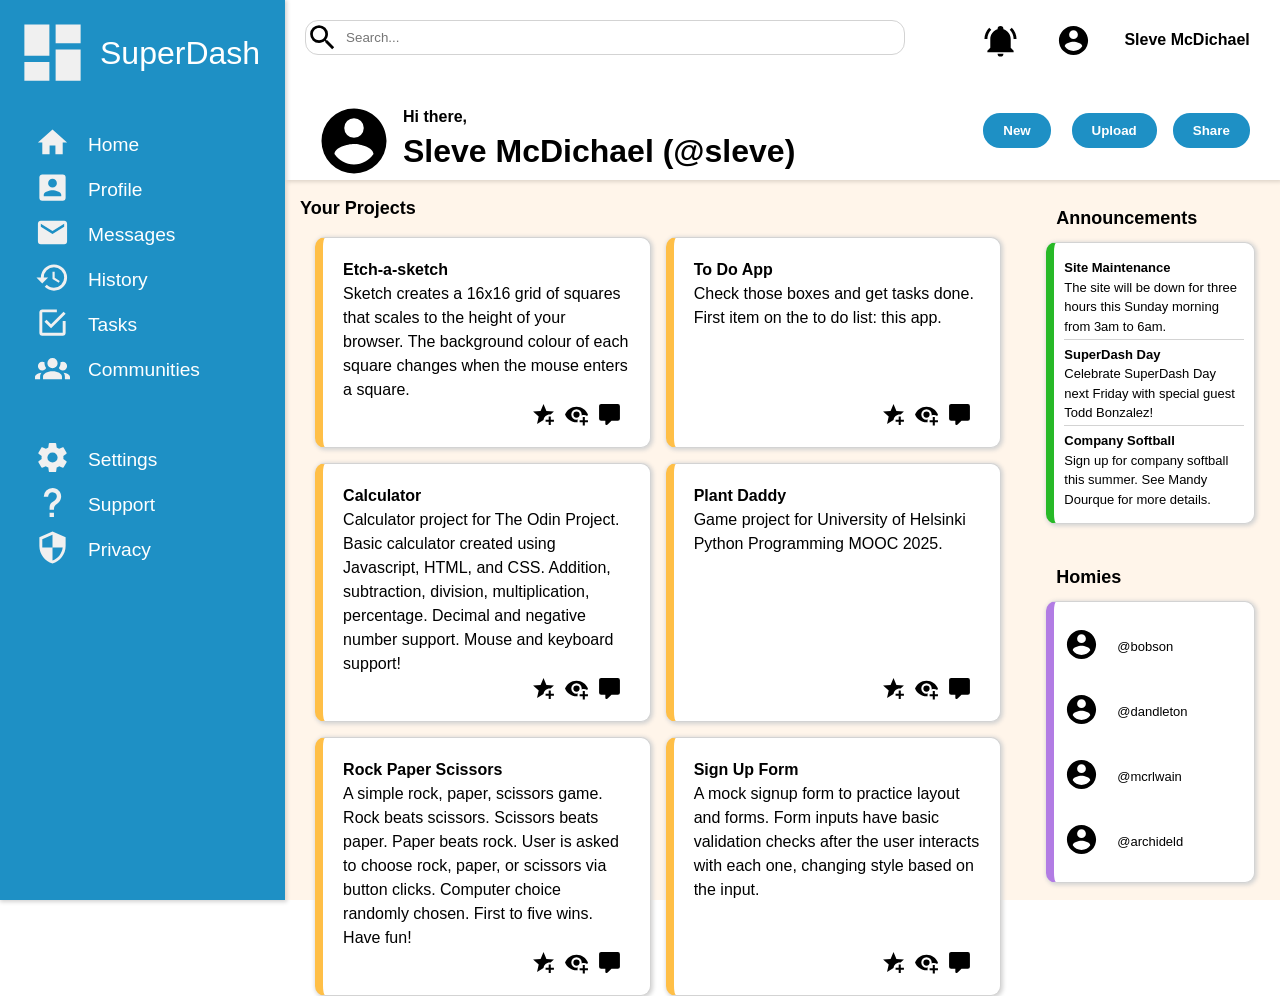
<file: index.html>
<!DOCTYPE html>
<html lang="en">
<head>
    <meta charset="UTF-8">
    <meta name="viewport" content="width=device-width, initial-scale=1.0">
    <title>Admin Dashboard</title>
    <link href="admin-dashboard-styles.css" rel="stylesheet" />
</head>
<body>
    <div class="layout">
        <div class="header">
            <div class="header-search">
                <label for="search"></label>
                <input class="search" type="search" id="search" placeholder="Search...">
            </div>
            <div class="header-user">
                <div class="logo"><img src="img/notifications.svg"></div>
                <div class="logo"><img src="img/user.svg"></div>
                Sleve McDichael
            </div>
            <div class="header-announcement">
                <div class="header-announce-logo"><img src="img/user.svg"></div>
                <div class="header-announce-text">
                    <h4>Hi there,</h4>
                    <h1>Sleve McDichael (@sleve)</h1>
                </div>
            </div>
            <div class="header-links">
                <button>New</button>
                <button>Upload</button>
                <button>Share</button>
            </div>
        </div>
        <div class="sidebar">
            <div class="brand">
                <div class="brand-logo"><img src="img/brand-logo.svg"></div>
                <div class="brand-name">SuperDash</div>
            </div>
            <div class="navigation">
                <div class="logo"><img src="img/home.svg"></div>
                <div class="home">Home</div>
                <div class="logo"><img src="img/profile.svg"></div>
                <div class="profile">Profile</div>
                <div class="logo"><img src="img/messages.svg"></div>
                <div class="messages">Messages</div>
                <div class="logo"><img src="img/history.svg"></div>
                <div class="history">History</div>
                <div class="logo"><img src="img/tasks.svg"></div>
                <div class="tasks">Tasks</div>
                <div class="logo"><img src="img/communities.svg"></div>
                <div class="communities">Communities</div>
                <div class="empty"></div>
                <div class="empty"></div>
                <div class="logo"><img src="img/settings.svg"></div>
                <div class="settings">Settings</div>
                <div class="logo"><img src="img/support.svg"></div>
                <div class="support">Support</div>
                <div class="logo"><img src="img/privacy.svg"></div>
                <div class="privacy">Privacy</div>
            </div>
        </div>
        <div class="main-content">
            <div class="projects">
                <div class="projects-title">Your Projects</div>
                <div class="card-container">
                    <div class="card">
                        <div class="card-content">
                            <b>Etch-a-sketch</b>
                            <br>
                            Sketch creates a 16x16 grid of squares that scales to the height of your browser.
                            The background colour of each square changes when the mouse enters a square.
                        </div>
                        <div class="card-logos">
                            <div class="card-logo"><img src="img/star.svg"></div>
                            <div class="card-logo"><img src="img/watch.svg"></div>
                            <div class="card-logo"><img src="img/comment.svg"></div>
                        </div>
                    </div>
                    <div class="card">
                        <div class="card-content">
                            <b>To Do App</b>
                            <br>
                            Check those boxes and get tasks done. First item on the to do list: this app.
                        </div>
                        <div class="card-logos">
                            <div class="card-logo"><img src="img/star.svg"></div>
                            <div class="card-logo"><img src="img/watch.svg"></div>
                            <div class="card-logo"><img src="img/comment.svg"></div>
                        </div>
                    </div>
                    <div class="card">
                        <div class="card-content">
                            <b>Calculator</b>
                            <br>
                            Calculator project for The Odin Project.
                            Basic calculator created using Javascript, HTML, and CSS.
                            Addition, subtraction, division, multiplication, percentage. Decimal and negative number support.
                            Mouse and keyboard support!
                        </div>
                        <div class="card-logos">
                            <div class="card-logo"><img src="img/star.svg"></div>
                            <div class="card-logo"><img src="img/watch.svg"></div>
                            <div class="card-logo"><img src="img/comment.svg"></div>
                        </div>
                    </div>
                    <div class="card">
                        <div class="card-content">
                            <b>Plant Daddy</b>
                            <br>
                            Game project for University of Helsinki Python Programming MOOC 2025.
                        </div>
                        <div class="card-logos">
                            <div class="card-logo"><img src="img/star.svg"></div>
                            <div class="card-logo"><img src="img/watch.svg"></div>
                            <div class="card-logo"><img src="img/comment.svg"></div>
                        </div>
                    </div>
                    <div class="card">
                        <div class="card-content">
                            <b>Rock Paper Scissors</b>
                            <br>
                            A simple rock, paper, scissors game. Rock beats scissors. Scissors beats paper. Paper beats rock.
                            User is asked to choose rock, paper, or scissors via button clicks. Computer choice randomly chosen.
                            First to five wins. Have fun!
                        </div>
                        <div class="card-logos">
                            <div class="card-logo"><img src="img/star.svg"></div>
                            <div class="card-logo"><img src="img/watch.svg"></div>
                            <div class="card-logo"><img src="img/comment.svg"></div>
                        </div>
                    </div>
                    <div class="card">
                        <div class="card-content">
                            <b>Sign Up Form</b>
                            <br>
                            A mock signup form to practice layout and forms.
                            Form inputs have basic validation checks after the user interacts with each one,
                            changing style based on the input.
                        </div>
                        <div class="card-logos">
                            <div class="card-logo"><img src="img/star.svg"></div>
                            <div class="card-logo"><img src="img/watch.svg"></div>
                            <div class="card-logo"><img src="img/comment.svg"></div>
                        </div>
                    </div>
                </div>
            </div>
            <div class="announcements">
                <div class="announcements-title">Announcements</div>
                <div class="announcements-list">
                    <div class="announce">
                        <b>Site Maintenance</b>
                        <br>
                        The site will be down for three hours this Sunday morning from 3am to 6am.
                    </div>
                    <div class="announce">
                        <b>SuperDash Day</b>
                        <br>
                        Celebrate SuperDash Day next Friday with special guest Todd Bonzalez!
                    </div>
                    <div class="announce">
                        <b>Company Softball</b>
                        <br>
                        Sign up for company softball this summer. See Mandy Dourque for more details.
                    </div>
                </div>
            </div>
            <div class="friends">
                <div class="friends-title">Homies</div>
                <div class="friends-list">
                    <div class="logo"><img src="img/user.svg"></div>
                    <div class="friend">@bobson</div>
                    <div class="logo"><img src="img/user.svg"></div>
                    <div class="friend">@dandleton</div>
                    <div class="logo"><img src="img/user.svg"></div>
                    <div class="friend">@mcrlwain</div>
                    <div class="logo"><img src="img/user.svg"></div>
                    <div class="friend">@archideld</div>
                </div>
            </div>
        </div>
    </div>
</body>
</html>
</file>
<file: admin-dashboard-styles.css>
@font-face {
    font-family: 'atkinson_hyperlegibleregular';
    src: url('fonts/atkinson-hyperlegible-regular-102-webfont.woff2') format('woff2'),
         url('fonts/atkinson-hyperlegible-regular-102-webfont.woff') format('woff');
    font-weight: normal;
    font-style: normal;

}

body {
    font-family: Arial, Helvetica, sans-serif;
    margin: 0;
    padding: 0;
    line-height: 1.5;
}

.layout {
    display: grid;
    grid-template-columns: 1fr 4fr;
    grid-template-rows: 1fr 4fr;
    height: 100vh;
}

.header {
    display: grid;
    grid-template-columns: 2fr 1fr;
    grid-template-rows: 80px 100px;
    grid-area: 1 / 2 / 2 / 6;
    background-color: white;
    box-shadow: 1px 1px 4px 1px lightgrey;
}

.header-search {
    margin: 20px;
}

.search {
    width: 600px;
    border: 1px solid lightgrey;
    border-radius: 13px;
    padding: 9px 4px 9px 40px;
    background: url("img/search.svg") no-repeat;
}

.search:hover,
.search:active {
    border: 1px solid grey;
}

.header-user {
    display: grid;
    grid-template-columns: 1fr 1fr 2fr;
    justify-items: center;
    align-items: center;
    padding: 20px;
    font-weight: bold;
}

.header-links {
    display: grid;
    grid-template-columns: 1fr 1fr 1fr;
    place-items: center;
    padding: 20px;
}

button {
    background-color: rgb(30, 144, 197);
    color: white;
    border: none;
    border-radius: 17px;
    padding: 10px;
    padding-left: 20px;
    padding-right: 20px;
    font-weight: bold;
}

.header-announcement {
    display: grid;
    grid-template-columns: 1fr 7fr;
    gap: 10px;
    padding-left: 30px;
    align-self: end;
    line-height: 0.5;
}

.header-announce-logo {
    align-self: end;
}

.sidebar {
    display: grid;
    grid-template-rows: 0.5fr 3fr 2fr;
    grid-area: 1 / 1 / 6 / 2;
    gap: 15px;
    padding: 15px;
    padding-right: 25px;
    background-color: rgb(30, 144, 197);
    box-shadow: 1px 1px 4px 1px lightgrey;
}

.brand {
    display: grid;
    grid-template-columns: 1fr 2fr;
    gap: 10px;
}

.brand-logo {
    height: 75px;
    width: 75px;
}

.brand-name {
    color: white;
    font-size: xx-large;
    align-self: center;
}

.navigation {
    display: grid;
    grid-template-columns: 1fr 5fr;
    grid-template-rows: repeat(10, 1fr);
    gap: 10px;
    align-items: end;
    margin: 20px;
    color: white;
    font-size: larger;
}

.logo {
    height: 35px;
    width: 35px;
    margin-right: 8px;
}

.main-content {
    display: grid;
    grid-template-columns: 3fr 1fr;
    grid-template-rows: 1fr 1fr;
    grid-area: 2 / 2 / 6 / 6;
    background-color: rgba(255, 217, 174, 0.26);
}

.projects {
    display: grid;
    grid-area: 1 / 1 / 3 / 2;
    padding: 15px;
}

.projects-title {
    font-size: large;
    font-weight: bold;
}

.card-container {
    display: grid;
    grid-template-columns: repeat(auto-fit, minmax(250px, 1fr));
    gap: 15px;
    margin: 15px;
    grid-area: 2 / 1 / 4 / 2;
}

.card {
    display: flex;
    flex-direction: column;
    border: 1px solid lightgrey;
    border-left: 8px solid rgb(255, 191, 71);
    border-radius: 10px;
    box-shadow: 1px 1px 4px 1px lightgrey;
    background-color: white;
    padding: 20px;
}

.card-logos {
    display: flex;
    flex: 1;
    justify-content: flex-end;
    align-items: flex-end;
}

.card-logo {
    height: 25px;
    width: 25px;
    margin-right: 8px;
}

.announcements {
    display: grid;
    grid-template-columns: 1fr;
    grid-template-rows: 1fr 6fr;
    grid-area: 1 / 2 / 2 / 2;
    padding: 15px;
    padding-right: 25px;
}

.friends {
    display: grid;
    grid-template-columns: 1fr;
    grid-template-rows: 1fr 6fr;
    grid-area: 2 / 2 / 3 / 3;
    padding: 15px;
    padding-right: 25px;
    padding-bottom: 20px;
}

.announcements-title,
.friends-title {
    font-size: large;
    font-weight: bold;
    padding: 10px;
}

.announcements-list {
    display: grid;
    grid-template-columns: 1fr;
    grid-template-rows: 1fr 1fr 1fr;
    border: 1px solid lightgrey;
    border-left: 8px solid rgb(39, 185, 39);
    border-radius: 10px;
    box-shadow: 1px 1px 4px 1px lightgrey;
    background-color: white;
    padding: 10px;
}

.announce {
    font-size: small;
    border-bottom: 1px solid lightgrey;
    padding-top: 5px;
}

.announce:last-child {
    border: none;
}

.friends-list {
    display: grid;
    grid-template-columns: 1fr 4fr;
    grid-template-rows: 1fr 1fr 1fr 1fr;
    border: 1px solid lightgrey;
    border-left: 8px solid rgb(178, 124, 228);
    border-radius: 10px;
    box-shadow: 1px 1px 4px 1px lightgrey;
    background-color: white;
    padding: 10px;
    place-items: center;
}

.friend {
    font-size: small;
    padding-top: 5px;
    padding-left: 10px;
    justify-self: start;
}
</file>
